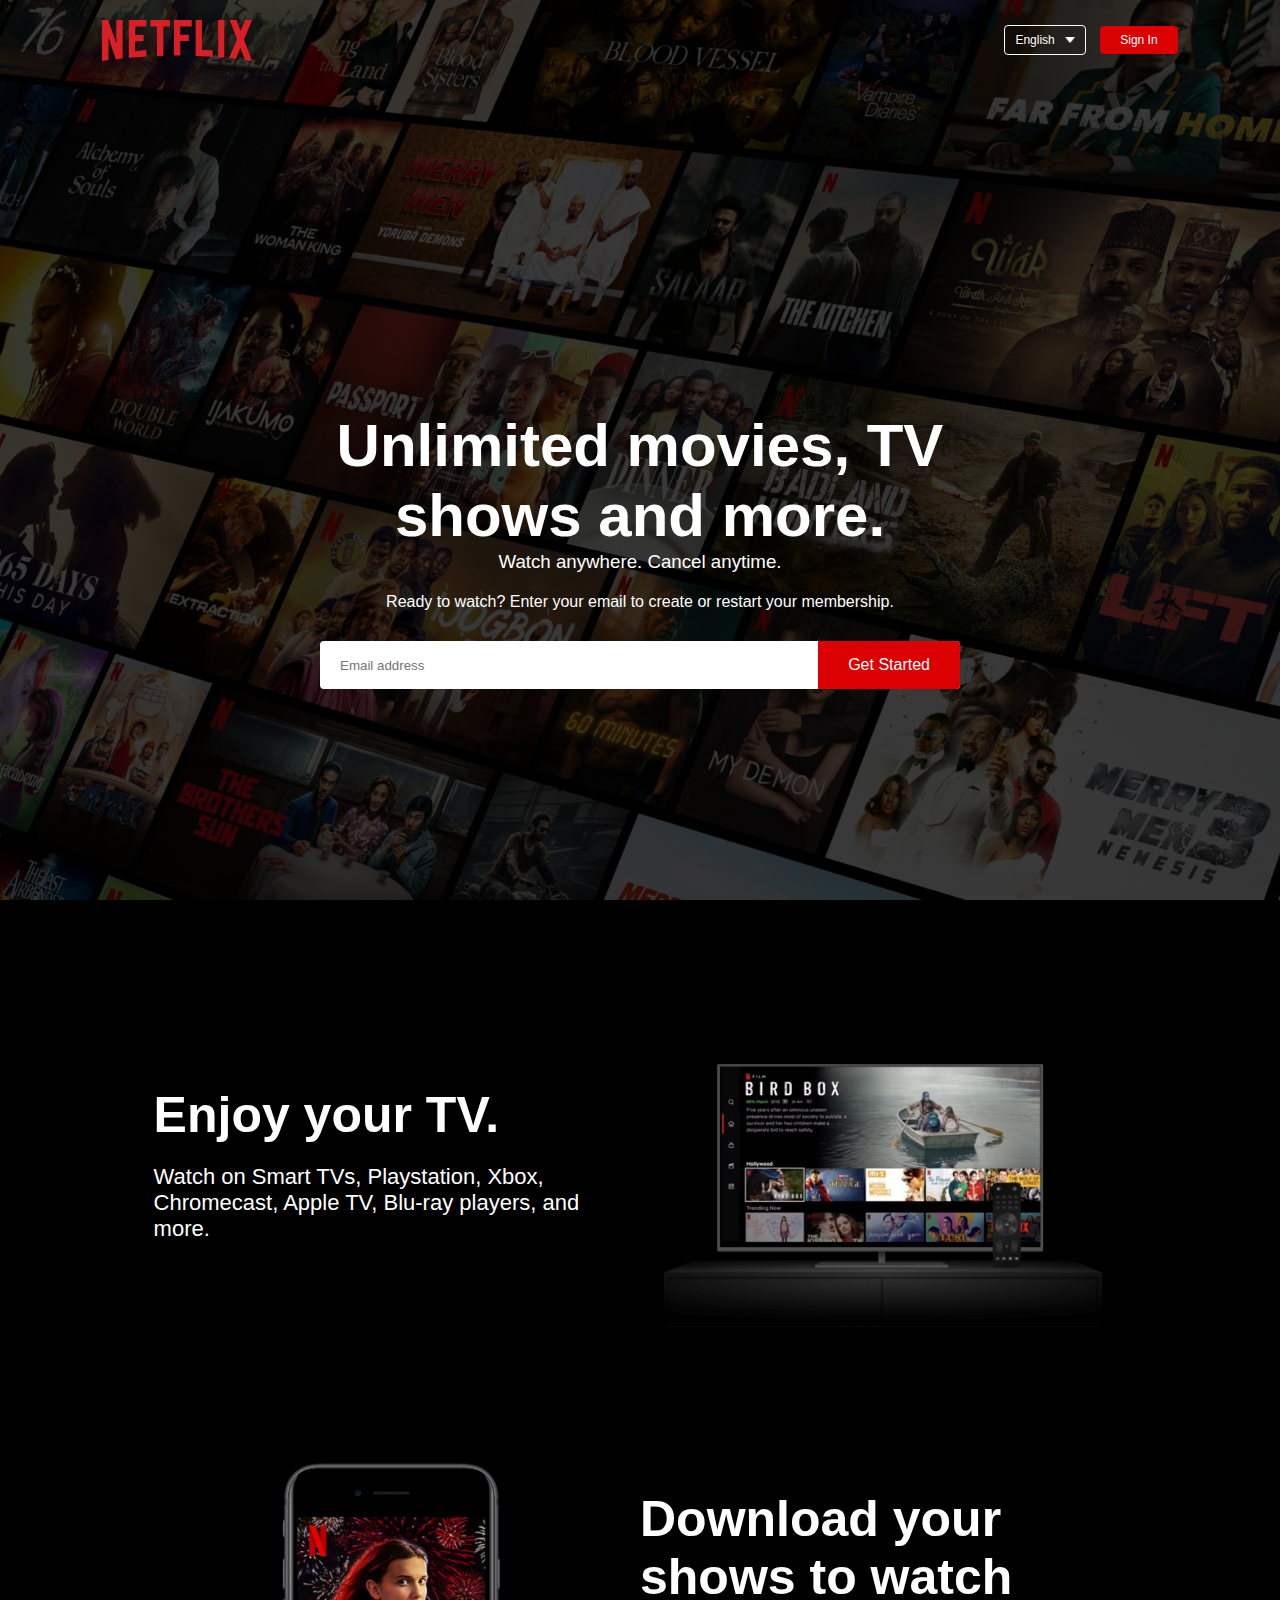
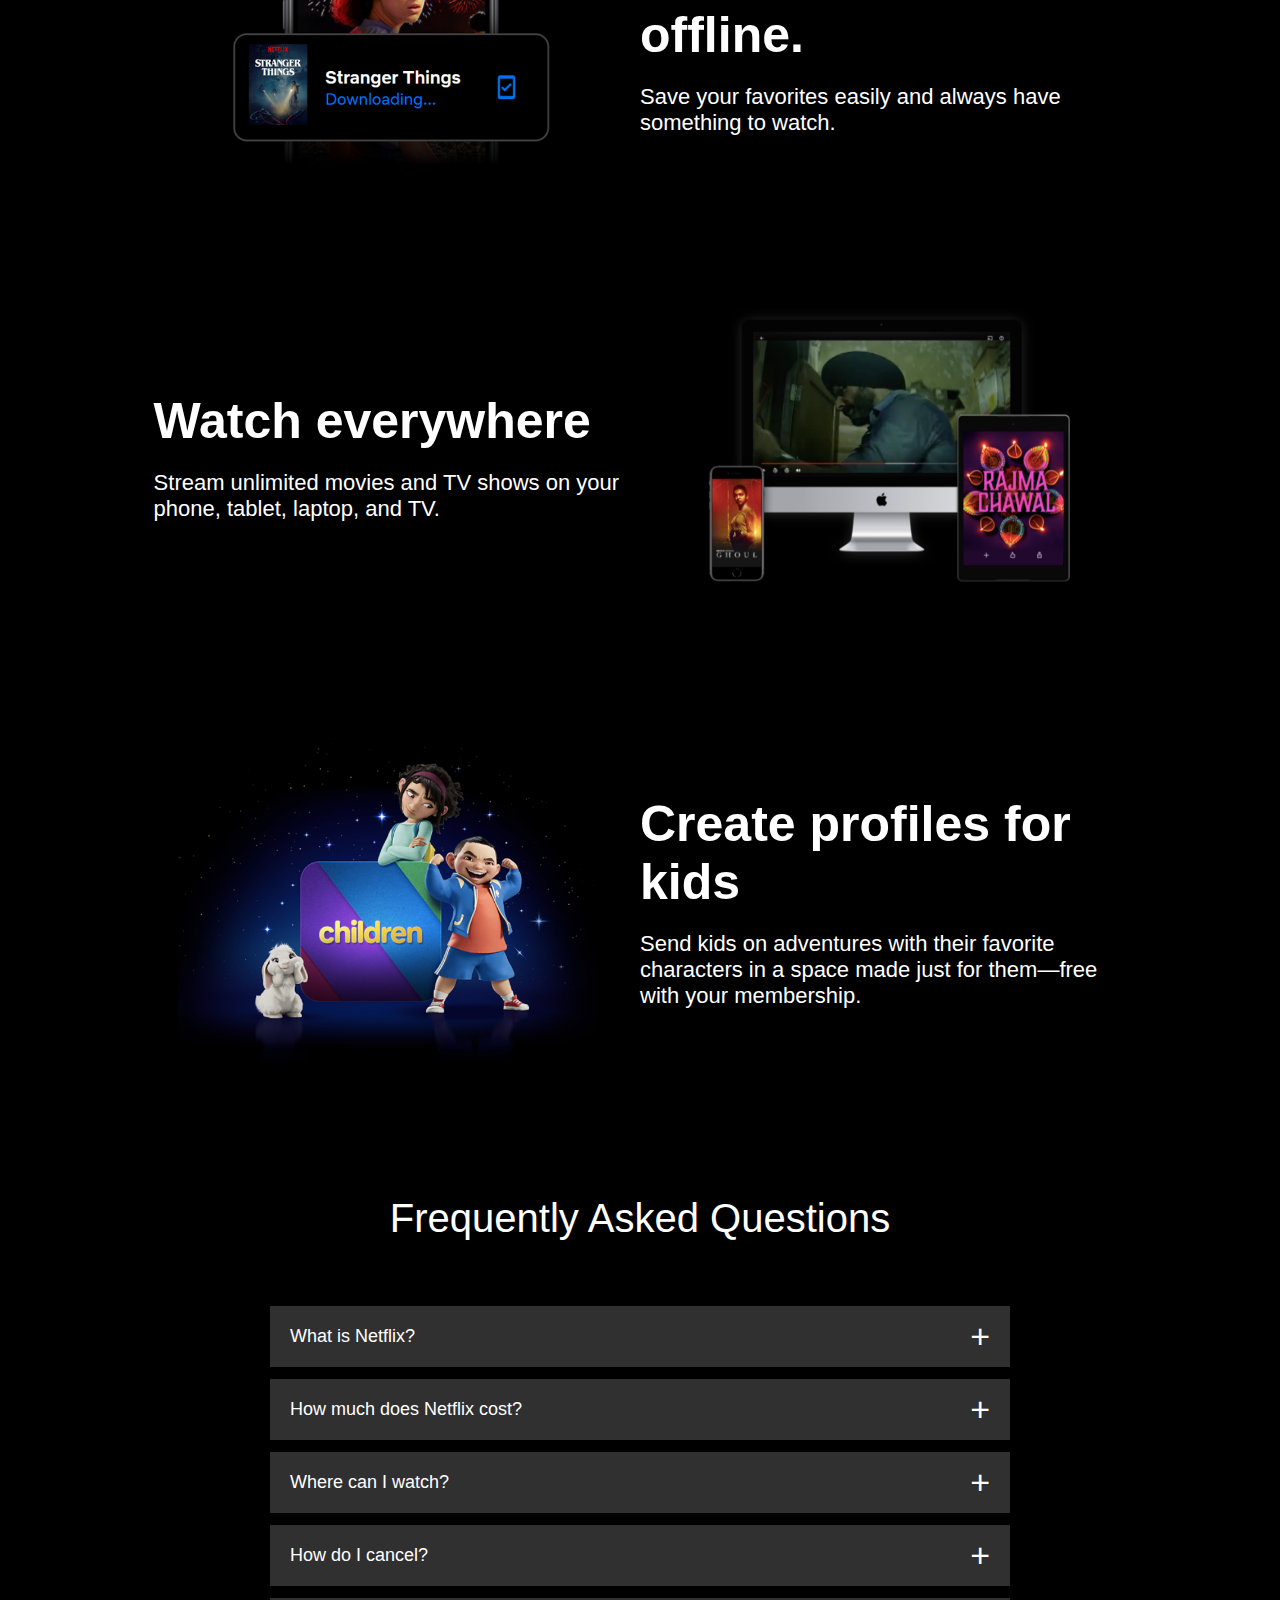
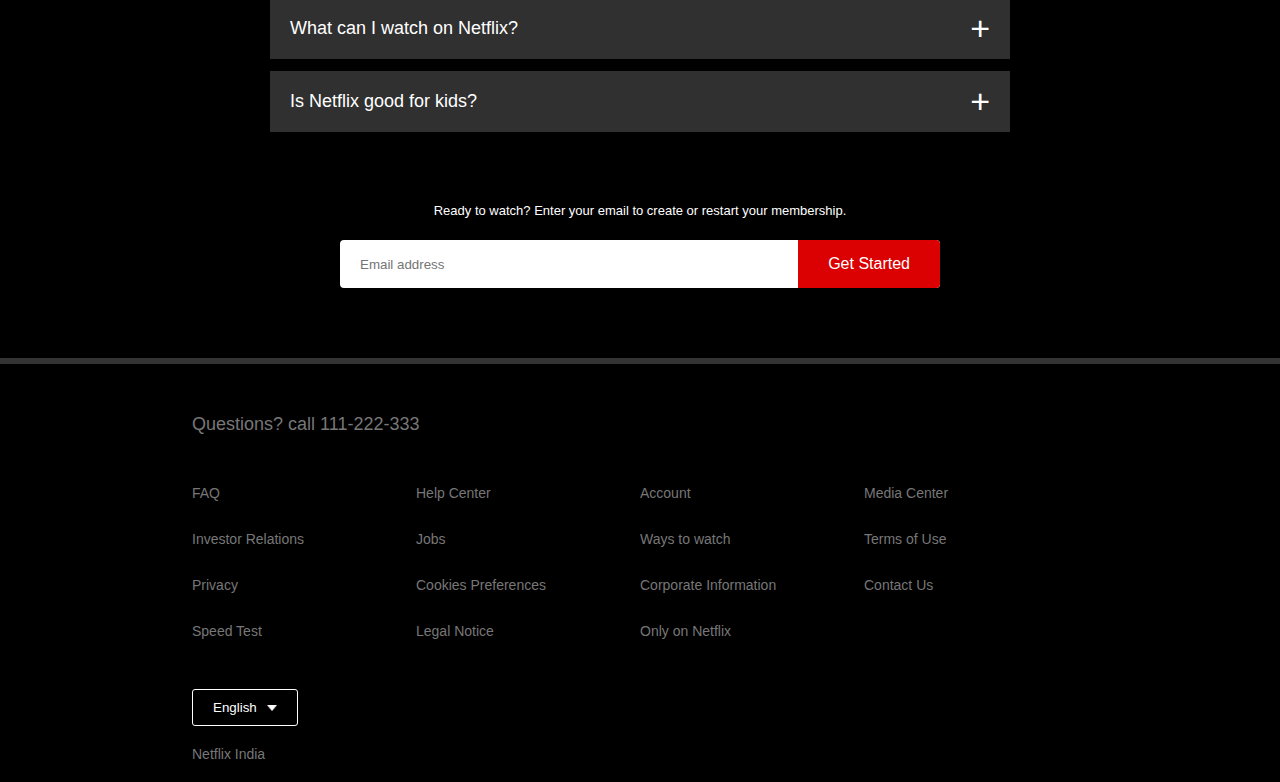
<file: learnable netflix/index.html>
<!DOCTYPE html>
<html lang="en">
<head>
    <meta charset="UTF-8">
    <meta name="viewport" content="width=device-width, initial-scale=1.0">
    <title>Netflix Clone</title>
    <link rel="stylesheet" href="style.css">
</head>
<body>
    <div class="header">
        <nav>
            <img src="Images/logo.png" class="logo">
            <div>
                <button class="language-btn">English<img src="Images/down-icon.png"></button>
                <button><a href="signup.html">Sign In</a></button>
            </div>
        </nav>
        <div class="header-content">
            <h1>Unlimited movies, TV shows and more.</h1>
            <h3>Watch anywhere. Cancel anytime.</h3>
            <p>Ready to watch? Enter your email to create or restart your membership.</p>
            <form class="email-signup">
                <input type="email" placeholder="Email address" required>
                <button type="submit">Get Started</button>
            </form>
        </div>
    </div>

    <div class="features">
        <div class="row">
            <div class="text-col">
                <h2>Enjoy your TV.</h2>
                <p>Watch on Smart TVs, Playstation, Xbox, Chromecast, Apple TV, Blu-ray players, and more.</p>  
            </div>
            <div class="img-col">
                <img src="Images/feature-1.png">
            </div>
        </div>

        <div class="row">
            <div class="img-col">
                <img src="Images/feature-2.png">
            </div>
            <div class="text-col">
                <h2>Download your shows to watch offline.</h2>
                <p>Save your favorites easily and always have something to watch.</p>  
            </div>
            
        </div>

        <div class="row">
            <div class="text-col">
                <h2>Watch everywhere</h2>
                <p>Stream unlimited movies and TV shows on your phone, tablet, laptop, and TV.</p>  
            </div>
            <div class="img-col">
                <img src="Images/feature-3.png">
            </div>
        </div>

        <div class="row">
            <div class="img-col">
                <img src="Images/feature-4.png">
            </div>
            <div class="text-col">
                <h2>Create profiles for kids</h2>
                <p>Send kids on adventures with their favorite characters in a space made just for them—free with your membership.</p>  
            </div>
            
        </div>
        
    </div>

    <div class="faq">
        <h2>Frequently Asked Questions</h2>
        <ul class="accordion">
            <li>
                <input type="radio" name="accordion" id="first">
                <label for="first">What is Netflix?</label>
                <div class="content">
                    <p>Lorem ipsum dolor sit amet consectetur adipisicing elit. Ex corrupti omnis aliquid saepe, culpa veniam, minima libero molestiae ab, delectus aut dignissimos amet error. Eos consequuntur aperiam aspernatur necessitatibus quibusdam.</p>
                </div>
            </li>
            <li>
                <input type="radio" name="accordion" id="second">
                <label for="second">How much does Netflix cost?</label>
                <div class="content">
                    <p>Lorem ipsum dolor sit amet consectetur adipisicing elit. Ex corrupti omnis aliquid saepe, culpa veniam, minima libero molestiae ab, delectus aut dignissimos amet error. Eos consequuntur aperiam aspernatur necessitatibus quibusdam.</p>
                </div>
            </li>
            <li>
                <input type="radio" name="accordion" id="third">
                <label for="third">Where can I watch?</label>
                <div class="content">
                    <p>Lorem ipsum dolor sit amet consectetur adipisicing elit. Ex corrupti omnis aliquid saepe, culpa veniam, minima libero molestiae ab, delectus aut dignissimos amet error. Eos consequuntur aperiam aspernatur necessitatibus quibusdam.</p>
                </div>
            </li>
            <li>
                <input type="radio" name="accordion" id="fourth">
                <label for="fourth">How do I cancel?</label>
                <div class="content">
                    <p>Lorem ipsum dolor sit amet consectetur adipisicing elit. Ex corrupti omnis aliquid saepe, culpa veniam, minima libero molestiae ab, delectus aut dignissimos amet error. Eos consequuntur aperiam aspernatur necessitatibus quibusdam.</p>
                </div>
            </li>
            <li>
                <input type="radio" name="accordion" id="fifth">
                <label for="fifth">What can I watch on Netflix?</label>
                <div class="content">
                    <p>Lorem ipsum dolor sit amet consectetur adipisicing elit. Ex corrupti omnis aliquid saepe, culpa veniam, minima libero molestiae ab, delectus aut dignissimos amet error. Eos consequuntur aperiam aspernatur necessitatibus quibusdam.</p>
                </div>
            </li>
            <li>
                <input type="radio" name="accordion" id="sixth">
                <label for="sixth">Is Netflix good for kids?</label>
                <div class="content">
                    <p>Lorem ipsum dolor sit amet consectetur adipisicing elit. Ex corrupti omnis aliquid saepe, culpa veniam, minima libero molestiae ab, delectus aut dignissimos amet error. Eos consequuntur aperiam aspernatur necessitatibus quibusdam.</p>
                </div>
            </li>
        </ul>
        <small>Ready to watch? Enter your email to create or restart your membership.</small>
        <form class="email-signup">
            <input type="email" placeholder="Email address" required>
            <button type="submit">Get Started</button>
        </form>
    </div>

    <div class="footer">
        <h2>Questions? call 111-222-333</h2>
        <div class="row">
            <div class="col">
                <a href="#">FAQ</a>
                <a href="#">Investor Relations</a>
                <a href="#">Privacy</a>
                <a href="#">Speed Test</a>
            </div>
            <div class="col">
                <a href="#">Help Center</a>
                <a href="#">Jobs</a>
                <a href="#">Cookies Preferences</a>
                <a href="#">Legal Notice</a>
            </div>
            <div class="col">
                <a href="#">Account</a>
                <a href="#">Ways to watch</a>
                <a href="#">Corporate Information</a>
                <a href="#">Only on Netflix</a>
            </div>
            <div class="col">
                <a href="#">Media Center</a>
                <a href="#">Terms of Use</a>
                <a href="#">Contact Us</a>
            </div>
        </div>
        <button class="language-btn">English<img src="Images/down-icon.png"></button>
        <p class="copyright-txt">Netflix India</p>
    </div>
</body>
</html>
</file>
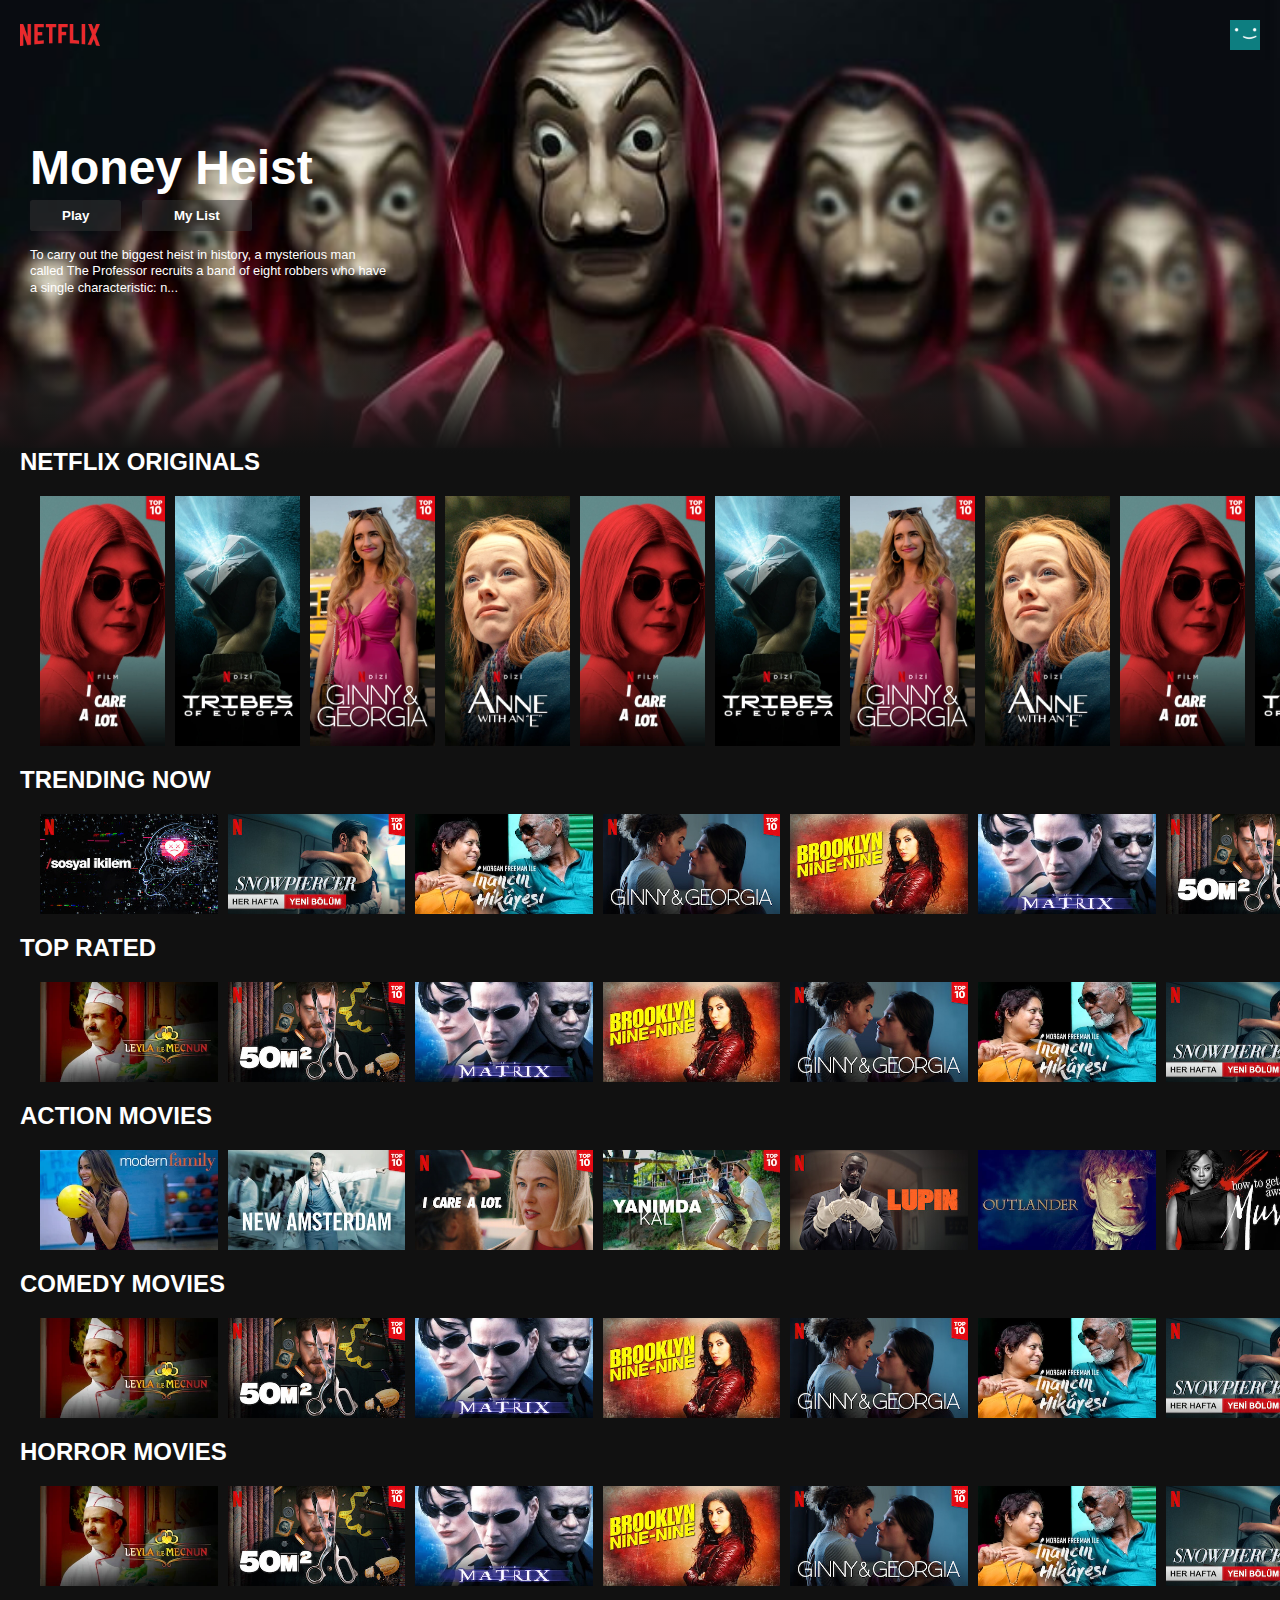
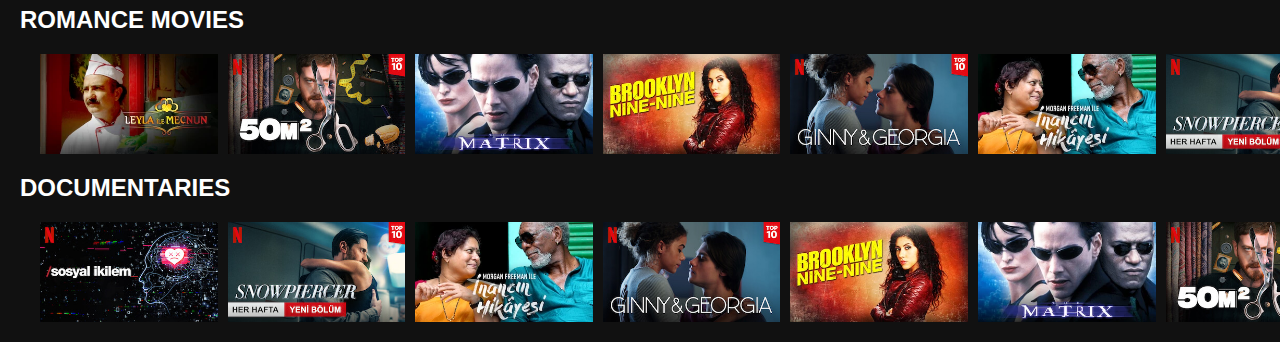
<file: learnable netflix/user.html>
<!DOCTYPE html>
<html lang="en">
<head>
    <meta charset="UTF-8">
    <meta name="viewport" content="width=device-width, initial-scale=1.0">
    <title>Netflix Home Page</title>
    <link rel="stylesheet" href="user.css">
</head>
<body>

    <div class="nav" id="nav">
        <img src="Images/Netflix-logo.png" alt="" class="nav-logo">
        <img src="Images/avatar.png" alt="" class="nav-avatar">
    </div>
    <!-----Header---->
    <div class="banner">
        <div class="banner-contents">
            <h1 class="banner-title">Money Heist</h1>
            <div class="banner-buttons">
                <button class="banner-button">Play</button>
                <button class="banner-button">My List</button>
            </div>
            <div class="banner-description">
                To carry out the biggest heist in history, a mysterious man called The Professor recruits a band of eight robbers who have a single characteristic: n...
            </div>
        </div>
        <div class="banner-fadebottom"></div>
    </div>

    <!-------Netflix Originals-------->
    <div class="row">
        <h2>NETFLIX ORIGINALS</h2>
        <div class="row-posters">
            <img src="Images/origin1.png" alt="" class="row-poster row-posterLarge">
            <img src="Images/origin2.png" alt="" class="row-poster row-posterLarge">
            <img src="Images/origin4.png" alt="" class="row-poster row-posterLarge">
            <img src="Images/origin5.png" alt="" class="row-poster row-posterLarge">
            <img src="Images/origin1.png" alt="" class="row-poster row-posterLarge">
            <img src="Images/origin2.png" alt="" class="row-poster row-posterLarge">
            <img src="Images/origin4.png" alt="" class="row-poster row-posterLarge">
            <img src="Images/origin5.png" alt="" class="row-poster row-posterLarge">
            <img src="Images/origin1.png" alt="" class="row-poster row-posterLarge">
            <img src="Images/origin2.png" alt="" class="row-poster row-posterLarge">
            <img src="Images/origin4.png" alt="" class="row-poster row-posterLarge">
            <img src="Images/origin5.png" alt="" class="row-poster row-posterLarge">
            <img src="Images/origin1.png" alt="" class="row-poster row-posterLarge">
            <img src="Images/origin2.png" alt="" class="row-poster row-posterLarge">
            <img src="Images/origin4.png" alt="" class="row-poster row-posterLarge">
            <img src="Images/origin5.png" alt="" class="row-poster row-posterLarge">
        </div>
    </div>

    <!----Trending Now----->
    <div class="row">
        <h2>TRENDING NOW</h2>
        <div class="row-posters">
            <img src="Images/flex1.png" alt="" class="row-poster">
            <img src="Images/flex2.png" alt="" class="row-poster">
            <img src="Images/flex3.png" alt="" class="row-poster">
            <img src="Images/flex4.png" alt="" class="row-poster">
            <img src="Images/flex5.png" alt="" class="row-poster">
            <img src="Images/flex6.png" alt="" class="row-poster">
            <img src="Images/flex7.png" alt="" class="row-poster">
            <img src="Images/flex8.png" alt="" class="row-poster">
            <img src="Images/flex1.png" alt="" class="row-poster">
            <img src="Images/flex2.png" alt="" class="row-poster">
            <img src="Images/flex3.png" alt="" class="row-poster">
            <img src="Images/flex4.png" alt="" class="row-poster">
            <img src="Images/flex5.png" alt="" class="row-poster">
            <img src="Images/flex6.png" alt="" class="row-poster">
            <img src="Images/flex7.png" alt="" class="row-poster">
            <img src="Images/flex8.png" alt="" class="row-poster">
        </div>
    </div>    
        

    <!----Top Rated----->
    <div class="row">
        <h2>TOP RATED</h2>
        <div class="row-posters">
            <img src="Images/flex8.png" alt="" class="row-poster">
            <img src="Images/flex7.png" alt="" class="row-poster">
            <img src="Images/flex6.png" alt="" class="row-poster">
            <img src="Images/flex5.png" alt="" class="row-poster">
            <img src="Images/flex4.png" alt="" class="row-poster">
            <img src="Images/flex3.png" alt="" class="row-poster">
            <img src="Images/flex2.png" alt="" class="row-poster">
            <img src="Images/flex1.png" alt="" class="row-poster">
            <img src="Images/flex8.png" alt="" class="row-poster">
            <img src="Images/flex7.png" alt="" class="row-poster">
            <img src="Images/flex6.png" alt="" class="row-poster">
            <img src="Images/flex5.png" alt="" class="row-poster">
            <img src="Images/flex4.png" alt="" class="row-poster">
            <img src="Images/flex3.png" alt="" class="row-poster">
            <img src="Images/flex2.png" alt="" class="row-poster">
            <img src="Images/flex1.png" alt="" class="row-poster">
        </div>
    </div>
    
    <!------Action Movies------->
    <div class="row">
        <h2>ACTION MOVIES</h2>
        <div class="row-posters">
            <img src="Images/flex9.png" alt="" class="row-poster">
            <img src="Images/flex10.png" alt="" class="row-poster">
            <img src="Images/flex11.png" alt="" class="row-poster">
            <img src="Images/flex12.png" alt="" class="row-poster">
            <img src="Images/flex13.png" alt="" class="row-poster">
            <img src="Images/flex14.png" alt="" class="row-poster">
            <img src="Images/flex15.png" alt="" class="row-poster">
            <img src="Images/flex16.png" alt="" class="row-poster">
            <img src="Images/flex17.png" alt="" class="row-poster">
            <img src="Images/flex7.png" alt="" class="row-poster">
            <img src="Images/flex6.png" alt="" class="row-poster">
            <img src="Images/flex5.png" alt="" class="row-poster">
            <img src="Images/flex4.png" alt="" class="row-poster">
            <img src="Images/flex3.png" alt="" class="row-poster">
            <img src="Images/flex2.png" alt="" class="row-poster">
            <img src="Images/flex1.png" alt="" class="row-poster">
        </div>
    </div>

    <!------Comedy Movies------->
    <div class="row">
        <h2>COMEDY MOVIES</h2>
        <div class="row-posters">
            <img src="Images/flex8.png" alt="" class="row-poster">
            <img src="Images/flex7.png" alt="" class="row-poster">
            <img src="Images/flex6.png" alt="" class="row-poster">
            <img src="Images/flex5.png" alt="" class="row-poster">
            <img src="Images/flex4.png" alt="" class="row-poster">
            <img src="Images/flex3.png" alt="" class="row-poster">
            <img src="Images/flex2.png" alt="" class="row-poster">
            <img src="Images/flex1.png" alt="" class="row-poster">
            <img src="Images/flex9.png" alt="" class="row-poster">
            <img src="Images/flex10.png" alt="" class="row-poster">
            <img src="Images/flex11.png" alt="" class="row-poster">
            <img src="Images/flex12.png" alt="" class="row-poster">
            <img src="Images/flex13.png" alt="" class="row-poster">
            <img src="Images/flex14.png" alt="" class="row-poster">
            <img src="Images/flex15.png" alt="" class="row-poster">
            <img src="Images/flex16.png" alt="" class="row-poster">
        </div>
    </div>

    <!------Horror Movies------->
    <div class="row">
        <h2>HORROR MOVIES</h2>
        <div class="row-posters">
            <img src="Images/flex8.png" alt="" class="row-poster">
            <img src="Images/flex7.png" alt="" class="row-poster">
            <img src="Images/flex6.png" alt="" class="row-poster">
            <img src="Images/flex5.png" alt="" class="row-poster">
            <img src="Images/flex4.png" alt="" class="row-poster">
            <img src="Images/flex3.png" alt="" class="row-poster">
            <img src="Images/flex2.png" alt="" class="row-poster">
            <img src="Images/flex1.png" alt="" class="row-poster">
            <img src="Images/flex9.png" alt="" class="row-poster">
            <img src="Images/flex10.png" alt="" class="row-poster">
            <img src="Images/flex11.png" alt="" class="row-poster">
            <img src="Images/flex12.png" alt="" class="row-poster">
            <img src="Images/flex13.png" alt="" class="row-poster">
            <img src="Images/flex14.png" alt="" class="row-poster">
            <img src="Images/flex15.png" alt="" class="row-poster">
            <img src="Images/flex16.png" alt="" class="row-poster">
        </div>
    </div>

    <!------Romance Movies------->
    <div class="row">
        <h2>ROMANCE MOVIES</h2>
        <div class="row-posters">
            <img src="Images/flex8.png" alt="" class="row-poster">
            <img src="Images/flex7.png" alt="" class="row-poster">
            <img src="Images/flex6.png" alt="" class="row-poster">
            <img src="Images/flex5.png" alt="" class="row-poster">
            <img src="Images/flex4.png" alt="" class="row-poster">
            <img src="Images/flex3.png" alt="" class="row-poster">
            <img src="Images/flex2.png" alt="" class="row-poster">
            <img src="Images/flex1.png" alt="" class="row-poster">
            <img src="Images/flex9.png" alt="" class="row-poster">
            <img src="Images/flex10.png" alt="" class="row-poster">
            <img src="Images/flex11.png" alt="" class="row-poster">
            <img src="Images/flex12.png" alt="" class="row-poster">
            <img src="Images/flex13.png" alt="" class="row-poster">
            <img src="Images/flex14.png" alt="" class="row-poster">
            <img src="Images/flex15.png" alt="" class="row-poster">
            <img src="Images/flex16.png" alt="" class="row-poster">
        </div>
    </div>

    <!------Documentaries------->
    <div class="row">
        <h2>DOCUMENTARIES</h2>
        <div class="row-posters">
            <img src="Images/flex1.png" alt="" class="row-poster">
            <img src="Images/flex2.png" alt="" class="row-poster">
            <img src="Images/flex3.png" alt="" class="row-poster">
            <img src="Images/flex4.png" alt="" class="row-poster">
            <img src="Images/flex5.png" alt="" class="row-poster">
            <img src="Images/flex6.png" alt="" class="row-poster">
            <img src="Images/flex7.png" alt="" class="row-poster">
            <img src="Images/flex8.png" alt="" class="row-poster">
            <img src="Images/flex1.png" alt="" class="row-poster">
            <img src="Images/flex2.png" alt="" class="row-poster">
            <img src="Images/flex3.png" alt="" class="row-poster">
            <img src="Images/flex4.png" alt="" class="row-poster">
            <img src="Images/flex5.png" alt="" class="row-poster">
            <img src="Images/flex6.png" alt="" class="row-poster">
            <img src="Images/flex7.png" alt="" class="row-poster">
            <img src="Images/flex8.png" alt="" class="row-poster">
        </div>
    </div>

    <script>
        const nav = document.getElementById('nav')

        window.addEventListener('scroll', () => {
            if(window.scrollY >=100) {
                nav.classList.add('nav_black')
            } else {
                nav.classList.remove('nav_black')
            }
        })
    </script>

</body>
</file>
<file: learnable netflix/style.css>
* {
    margin: 0;
    padding: 0;
    font-family: 'Poppins', sans-serif;
    box-sizing: border-box;
}

body {
    background: #000;
    color: #fff;
}

.header {
    width: 100%;
    height: 100vh;
    background-image: linear-gradient(rgba(0,0,0,0.7), rgba(0,0,0,0.7)), url(Images/header-image.jpeg);
    background-size: cover;
    background-position: center;
    padding: 10px 8%;
    position: relative;
}

nav {
    display: flex;
    align-items: center;
    justify-content: space-between;
    padding: 10px 0;
}

.logo {
    width: 150px;
    cursor: pointer;
}

nav button {
    border: 0;
    outline: 0;
    background: #db0001;
    color: #fff;
    padding: 7px 20px;
    font-size: 12px;
    border-radius: 4px;
    margin-left: 10px;
    cursor: pointer;
}
a {
    color: #fff;
    border: 0;
    outline: 0;
    padding: 10px 0;
    font-size: 12px;
    border-radius: 4px;
    text-decoration: none;
}

.language-btn {
    display: inline-flex;
    align-items: center;
    background: transparent;
    border: 1px solid #fff;
    padding: 7px 10px;
}

.language-btn img {
    width: 10px;
    margin-left: 10px;
}

.header-content {
    position: absolute;
    top: 50%;
    left: 50%;
    transform: translate(-50%, -50%);
    text-align: center;
    margin-top: 100px;

}
.header-content h1 {
    font-size: 60px;
    line-height: 70px;
    font-weight: 600;
    max-width: 650px;
}

.header-content h3 {
    font-weight: 400;
    margin-bottom: 20px;
}

.email-signup {
    background: #fff;
    border-radius: 4px;
    display: flex;
    align-items: center;
    margin-top: 30px;
    overflow: hidden;
}

.email-signup input {
    flex: 1;
    border: 0;
    outline: 0;
    margin-left: 20px;

}
.email-signup button {
    background: #db0001;
    border: 0;
    outline: 0;
    color: #fff;
    font-size: 16px;
    cursor: pointer;
    padding: 15px 30px;
}

/*-----------features----------*/ 

.features {
    padding: 50px 12%;
    font-size: 22px;

}
.row {
    display: flex;
    width: 100%;
    align-items: center;
    flex-wrap: wrap;
    padding: 50px 0;

}

.text-col {
    flex-basis: 50%;
    margin-bottom: 20px;
}
.img-col {
    flex-basis: 50%;
    margin-bottom: 20px;
}
.img-col img {
    display: block;
    width: 90%;
    margin: auto;
}

.features h2 {
    font-size: 50px;
    font-weight: 600;
    margin-bottom: 20px;
}

/*-----------faq----------*/
.faq {
    padding: 10px 12%;
    text-align: center;
    font-size: 18px;
}
.faq h2{
    font-weight: 500;
    font-size: 40px;
}

.accordion {
    margin: 60px auto;
    width: 100%;
    max-width: 750px;
}
.accordion li {
    list-style: none;
    width: 100%;
    padding: 5px;
}
.accordion li label {
    display: flex;
    align-items: center;
    padding: 20px;
    font-size: 18px;
    font-weight: 500;
    background: #303030;
    margin-bottom: 2px;
    cursor: pointer;
    position: relative;
}
label::after{
    content: '+';
    font-size: 34px;
    position: absolute;
    right: 20px;
    transition: transorm 0.5s;
}
input[type="radio"] {
    display: none;
}

.accordion .content{
    background: #303030;
    text-align: left;
    padding: 0 20px;
    max-height: 0;
    overflow: hidden;
    transition: max-height 0.5s, padding 0.5s;
}
.accordion input[type="radio"]:checked + label + .content {
    max-height: 600px;
    padding: 30px 20px;
}

.accordion input[type="radio"]:checked + label::after {
    transform: rotate(135deg);
}

.faq .email-signup {
    max-width: 600px;
    margin: 20px auto 60px;
}
.faq small {
    font-size: 13px;
}

/*-----------Footer-------*/

.footer {
    padding: 50px 15% 10px;
    border-top: 6px solid #333;
    color: #777;
}

.footer h2 {
    font-size: 18px;
    font-weight: 400;
    margin-bottom: 30px;
}

.footer .col {
    flex-basis: 25%;
    flex-grow: 1;
    margin-bottom: 20px;
}

.footer .col a {
    display: block;
    text-decoration: none;
    color: #777;
    font-size: 14px;
    margin-bottom: 10px;
}

.footer .row {
    align-items: flex-start;
    padding: 10px 0;
}

.footer .language-btn {
    color: #fff;
    padding: 10px 20px;
    border-radius: 3px;
}

.copyright-txt {
    font-size: 14px;
    margin-top: 20px;
    margin-bottom: 10px;
}

/*-----------media-queries-for-small-screen------- */

@media only screen and (max-width: 600px) {
    .logo{
        width: 100px;
    }
    nav button {
        padding: 5px 10px;
    }
    nav .language-btn{
        padding: 4px 8px;
    }
    .header-content {
        position: unset;
        transform: none;
        padding-top: 150px;
    }
    .header-content h1 {
        font-size: 30px;
    }
    .email-signup button {
        font-size: 12px;
        padding: 10px 15px;
    }
    .text-col, .img-col {
        flex-basis: 100%
    }
    .features h2 {
        font-size: 30px;
    }
    .features p {
        font-size: 15px;
    }
    .row:nth-child(2), .row:nth-child(4) {
        flex-direction: column-reverse;
    }
    /*.features .row {
        padding: 10px 0;
    }*/
    .faq h2 {
        font-size: 20px;
    }

    .accordion .content {
        font-size: 14px;
    }
    .accordion li label {
        padding: 10px;
        font-size: 14px;
    }
    label::after {
        font-size: 22px;
    }
}
</file>
<file: learnable netflix/user.css>
* {
    margin: 0;
    box-sizing: border-box;
}

body{
    font-family: Arial, Helvetica, sans-serif;
    background-color: #111;
}

.row-poster {
    width: 100%;
    object-fit: contain;
    max-height: 100px;
    margin-right: 10px;
    transition: transform 450ms;
}

.row-posters {
    display: flex;
    overflow-y: hidden;
    overflow-x: scroll;
    padding: 20px;

}

.row-poster:hover {
    transform: scale(1.08);
}

.row-posters::-webkit-scrollbar {
    display: none;
}

.row-posterLarge {
    max-height: 250px;
}

.row-posterLarge:hover {
    transform: scale(1.09);
}

.row {
    color: white;
    margin-left: 20px;
}

.banner{
    background-image: url('Images/bannerlong3.jpg');
    background-size: cover;
    background-position: center center;
    color: white;
    object-fit: contain;
    height: 448px;
}

.banner-contents {
    margin-left: 30px;
    padding-top: 140px;
    height: 190px;
}

.banner-title {
    font-size: 3rem;
    font-weight: 800;
    padding-bottom: 0.3rem;
}

.banner-description {
    width: 45rem;
    line-height: 1.3;
    padding-top: 1rem;
    font-size: 0.8rem;
    max-width: 360px;
    height: 180px;
}

.banner-button {
    cursor: pointer;
    color: #fff;
    outline: none;
    border: none;
    font-weight: 700;
    border-radius: 0.2vw;
    padding-left: 2rem;
    padding-right: 2rem;
    margin-right: 1rem;
    padding-top: 0.5rem;
    padding-bottom: 0.5rem;
    background-color: rgba(51, 51, 51, 0.5);
}

.banner-button:hover {
    color: #000;
    background-color: #e6e6e6;
    transition: all 0.2s;
}

.banner-fadebottom {
    margin-top: 145px;
    height: 7.4rem;
    background-image: linear-gradient(180deg, transparent, rgba(37,37,37,0.61), #111);
}

.nav-logo {
    width: 80px;
    object-fit: contain;
}

.nav-avatar {
    width: 30px;
    object-fit: contain;
}

.nav {
    position: fixed;
    top: 0;
    width: 100%;
    display: flex;
    justify-content: space-between;
    padding: 20px;
    z-index: 1;
    transition-timing-function: ease-in;
    transition: all 0.5s;
}

.nav_black {
    background-color: #111;
}
</file>
